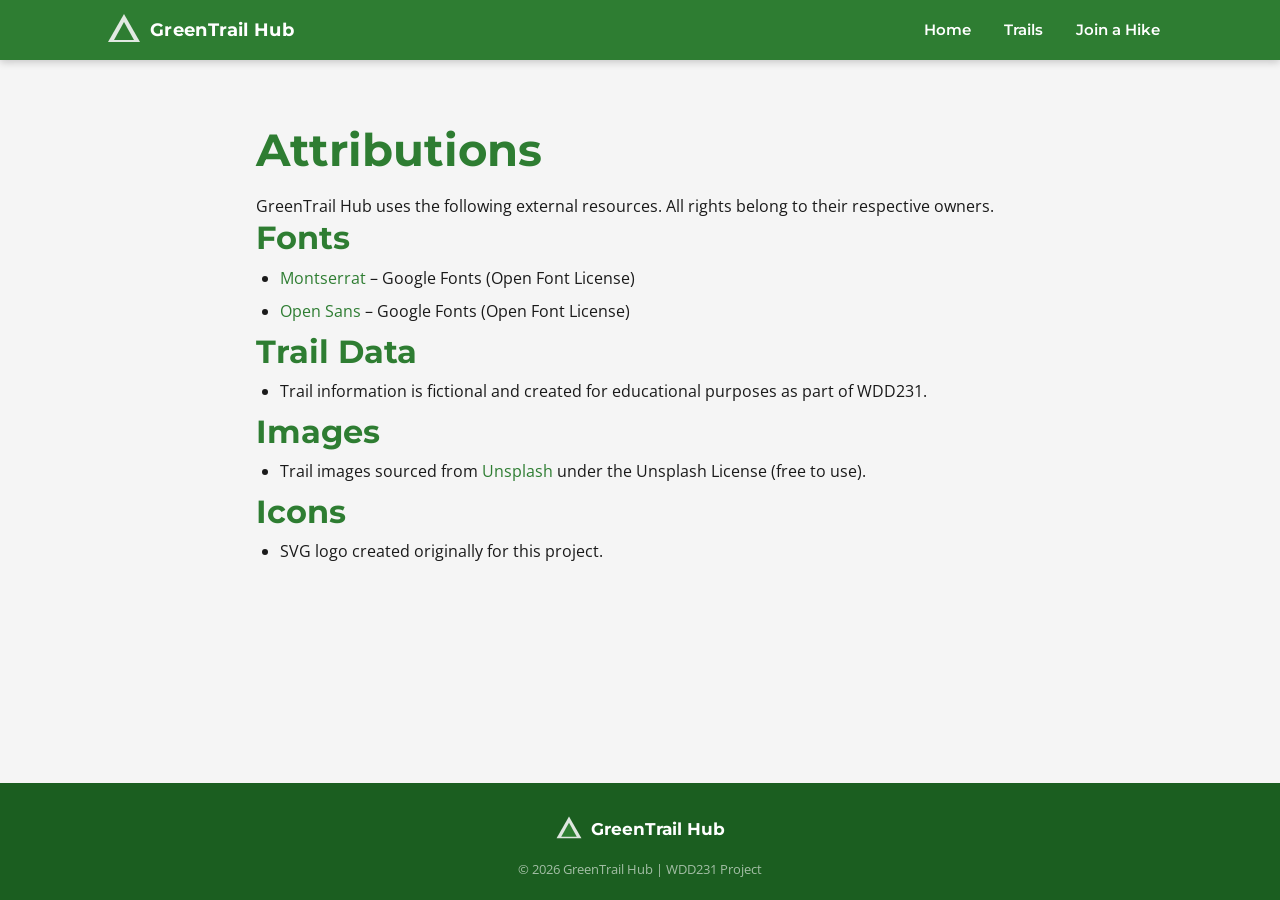
<file: final/attributions.html>
<!DOCTYPE html>
<html lang="en">
<head>
  <meta charset="UTF-8" />
  <meta name="viewport" content="width=device-width, initial-scale=1.0" />
  <title>Attributions – GreenTrail Hub</title>
  <meta name="description" content="Image and content attributions for GreenTrail Hub." />
  <meta name="author" content="GreenTrail Hub" />
  <link rel="icon" type="image/svg+xml" href="images/favicon.svg" />
  <link rel="preconnect" href="https://fonts.googleapis.com" />
  <link href="https://fonts.googleapis.com/css2?family=Montserrat:wght@400;600;700&family=Open+Sans:wght@400;600&display=swap" rel="stylesheet" />
  <link rel="stylesheet" href="styles/main.css" />
  <style>
    .attr-section { padding: 2rem 1rem; max-width: 800px; margin: 2rem auto; }
    .attr-section h1 { font-family: 'Montserrat', sans-serif; color: var(--primary); margin-bottom: 1rem; }
    .attr-section ul { list-style: disc; padding-left: 1.5rem; }
    .attr-section li { margin-bottom: 0.5rem; font-family: 'Open Sans', sans-serif; }
    .attr-section a { color: var(--primary); }
  </style>
</head>
<body>
  <header>
    <div class="header-inner">
      <a href="index.html" class="logo">
        <svg width="36" height="36" viewBox="0 0 36 36" aria-hidden="true">
          <path d="M18 2 L34 30 L2 30 Z" fill="#F5F5F5" opacity="0.9"/>
          <path d="M18 10 L28 28 L8 28 Z" fill="#2E7D32"/>
        </svg>
        <span>GreenTrail Hub</span>
      </a>
      <button class="hamburger" id="hamburger" aria-label="Toggle navigation" aria-expanded="false" aria-controls="main-nav">
        <span></span><span></span><span></span>
      </button>
      <nav id="main-nav" aria-label="Main navigation">
        <ul>
          <li><a href="index.html">Home</a></li>
          <li><a href="trails.html">Trails</a></li>
          <li><a href="join.html">Join a Hike</a></li>
        </ul>
      </nav>
    </div>
  </header>

  <main>
    <div class="attr-section">
      <h1>Attributions</h1>
      <p>GreenTrail Hub uses the following external resources. All rights belong to their respective owners.</p>
      <h2>Fonts</h2>
      <ul>
        <li><a href="https://fonts.google.com/specimen/Montserrat" target="_blank" rel="noopener">Montserrat</a> – Google Fonts (Open Font License)</li>
        <li><a href="https://fonts.google.com/specimen/Open+Sans" target="_blank" rel="noopener">Open Sans</a> – Google Fonts (Open Font License)</li>
      </ul>
      <h2>Trail Data</h2>
      <ul>
        <li>Trail information is fictional and created for educational purposes as part of WDD231.</li>
      </ul>
      <h2>Images</h2>
      <ul>
        <li>Trail images sourced from <a href="https://unsplash.com" target="_blank" rel="noopener">Unsplash</a> under the Unsplash License (free to use).</li>
      </ul>
      <h2>Icons</h2>
      <ul>
        <li>SVG logo created originally for this project.</li>
      </ul>
    </div>
  </main>

  <footer>
    <div class="container footer-inner">
      <div class="footer-brand">
        <svg width="28" height="28" viewBox="0 0 36 36" aria-hidden="true">
          <path d="M18 2 L34 30 L2 30 Z" fill="#F5F5F5" opacity="0.9"/>
          <path d="M18 10 L28 28 L8 28 Z" fill="#2E7D32"/>
        </svg>
        <span>GreenTrail Hub</span>
      </div>
      <p class="footer-copy">© 2026 GreenTrail Hub | WDD231 Project</p>
    </div>
  </footer>

  <script type="module" src="scripts/nav.js"></script>
</body>
</html>
</file>
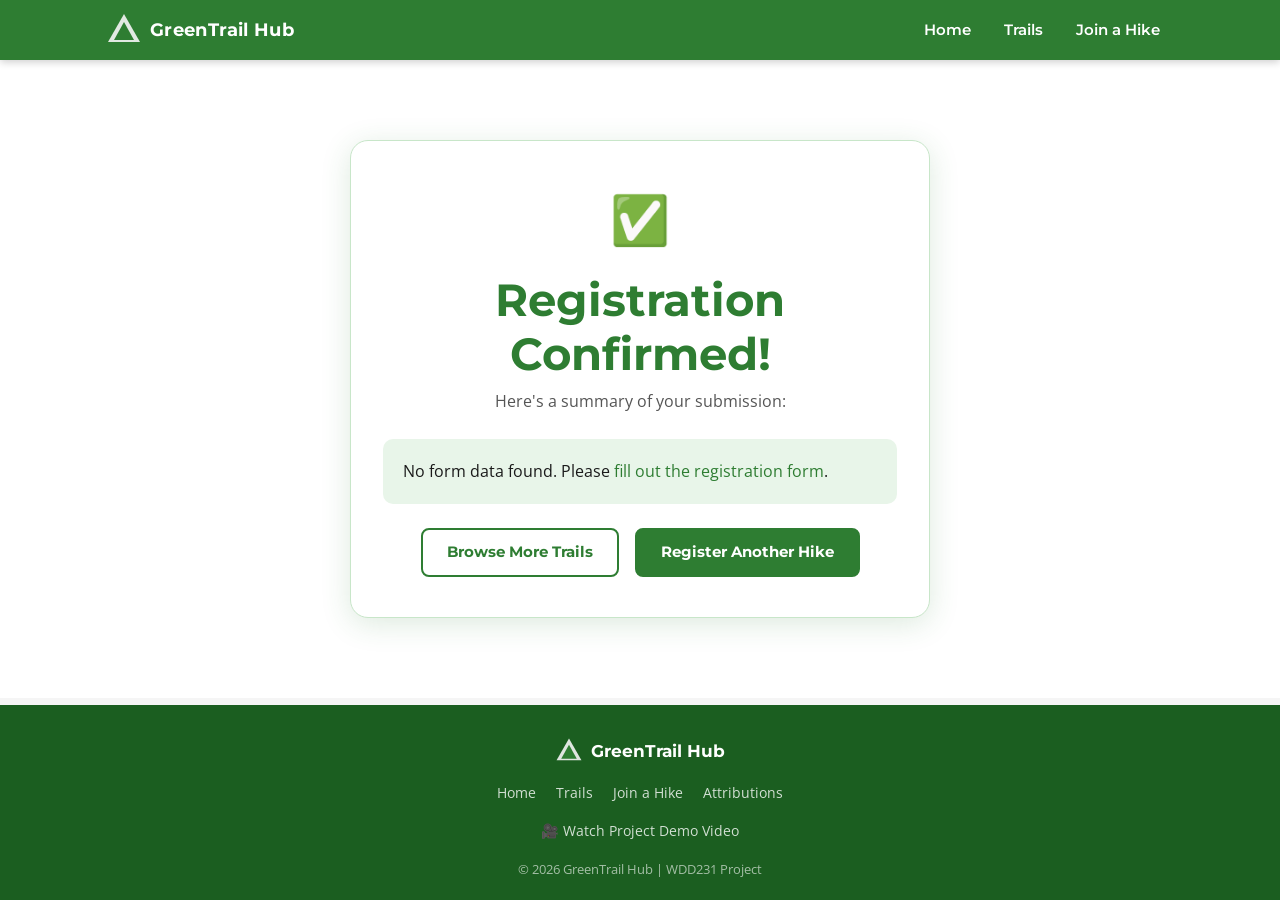
<file: final/form-action.html>
<!DOCTYPE html>
<html lang="en">
<head>
  <meta charset="UTF-8" />
  <meta name="viewport" content="width=device-width, initial-scale=1.0" />
  <title>Registration Confirmed – GreenTrail Hub</title>
  <meta name="description" content="Your guided hike registration with GreenTrail Hub has been submitted successfully." />
  <meta name="author" content="GreenTrail Hub" />
  <meta property="og:title" content="Registration Confirmed – GreenTrail Hub" />
  <meta property="og:description" content="Your guided hike registration is confirmed. Get ready to hit the trails!" />
  <meta property="og:type" content="website" />
  <link rel="icon" type="image/svg+xml" href="images/favicon.svg" />
  <link rel="preconnect" href="https://fonts.googleapis.com" />
  <link rel="preconnect" href="https://fonts.gstatic.com" crossorigin />
  <link href="https://fonts.googleapis.com/css2?family=Montserrat:wght@400;600;700;900&family=Open+Sans:ital,wght@0,400;0,600;1,400&display=swap" rel="stylesheet" />
  <link rel="stylesheet" href="styles/main.css" />
</head>
<body>
  <header>
    <div class="header-inner">
      <a href="index.html" class="logo" aria-label="GreenTrail Hub Home">
        <svg width="36" height="36" viewBox="0 0 36 36" aria-hidden="true">
          <path d="M18 2 L34 30 L2 30 Z" fill="#F5F5F5" opacity="0.9"/>
          <path d="M18 10 L28 28 L8 28 Z" fill="#2E7D32"/>
        </svg>
        <span>GreenTrail Hub</span>
      </a>
      <button class="hamburger" id="hamburger" aria-label="Toggle navigation" aria-expanded="false" aria-controls="main-nav">
        <span></span><span></span><span></span>
      </button>
      <nav id="main-nav" aria-label="Main navigation">
        <ul>
          <li><a href="index.html">Home</a></li>
          <li><a href="trails.html">Trails</a></li>
          <li><a href="join.html">Join a Hike</a></li>
        </ul>
      </nav>
    </div>
  </header>

  <main>
    <section class="section confirmation-section">
      <div class="container">
        <div class="confirmation-card" id="confirmationCard">
          <div class="confirm-icon" aria-hidden="true">✅</div>
          <h1>Registration Confirmed!</h1>
          <p class="confirm-sub">Here's a summary of your submission:</p>
          <dl class="confirm-data" id="confirmData">
            <!-- Populated by JavaScript -->
          </dl>
          <div class="confirm-actions">
            <a href="trails.html" class="btn btn-outline">Browse More Trails</a>
            <a href="join.html" class="btn btn-primary">Register Another Hike</a>
          </div>
        </div>
      </div>
    </section>
  </main>

  <footer>
    <div class="container footer-inner">
      <div class="footer-brand">
        <svg width="28" height="28" viewBox="0 0 36 36" aria-hidden="true">
          <path d="M18 2 L34 30 L2 30 Z" fill="#F5F5F5" opacity="0.9"/>
          <path d="M18 10 L28 28 L8 28 Z" fill="#2E7D32"/>
        </svg>
        <span>GreenTrail Hub</span>
      </div>
      <nav aria-label="Footer navigation">
        <a href="index.html">Home</a>
        <a href="trails.html">Trails</a>
        <a href="join.html">Join a Hike</a>
        <a href="attributions.html">Attributions</a>
      </nav>
      <p class="footer-video">🎥 <a href="https://youtu.be/your-video-link" target="_blank" rel="noopener">Watch Project Demo Video</a></p>
      <p class="footer-copy">© 2026 GreenTrail Hub | WDD231 Project</p>
    </div>
  </footer>

  <script type="module" src="scripts/form-action.js"></script>
</body>
</html>
</file>
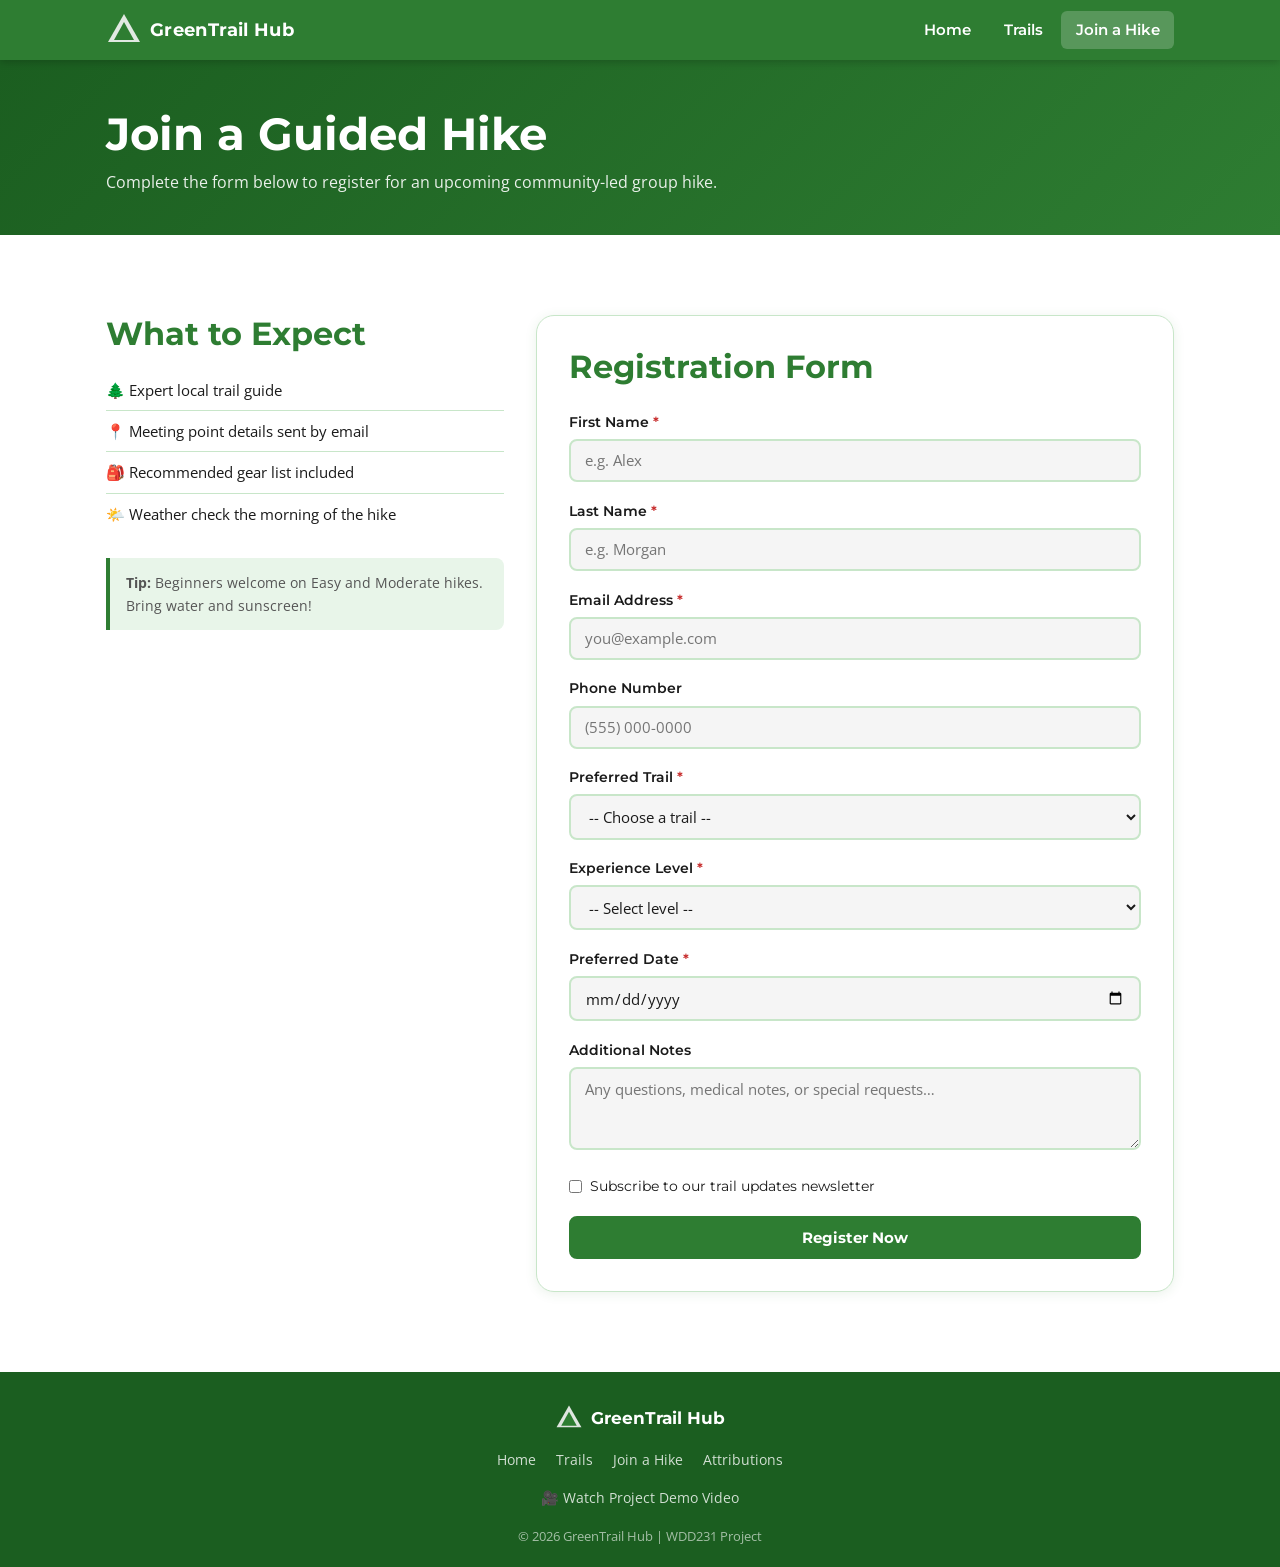
<file: final/join.html>
<!DOCTYPE html>
<html lang="en">
<head>
  <meta charset="UTF-8" />
  <meta name="viewport" content="width=device-width, initial-scale=1.0" />
  <title>Join a Guided Hike – GreenTrail Hub</title>
  <meta name="description" content="Register to join a community-led guided hike with GreenTrail Hub. Choose your trail, experience level, and preferred date." />
  <meta name="author" content="GreenTrail Hub" />
  <!-- Open Graph -->
  <meta property="og:title" content="Join a Guided Hike – GreenTrail Hub" />
  <meta property="og:description" content="Register for a community-led guided hike. Choose your trail, experience level, and preferred date." />
  <meta property="og:type" content="website" />
  <meta property="og:url" content="https://yourusername.github.io/greentrail/join.html" />
  <meta property="og:image" content="images/og-image.jpg" />
  <!-- Favicon -->
  <link rel="icon" type="image/svg+xml" href="images/favicon.svg" />
  <!-- Fonts -->
  <link rel="preconnect" href="https://fonts.googleapis.com" />
  <link rel="preconnect" href="https://fonts.gstatic.com" crossorigin />
  <link href="https://fonts.googleapis.com/css2?family=Montserrat:wght@400;600;700;900&family=Open+Sans:ital,wght@0,400;0,600;1,400&display=swap" rel="stylesheet" />
  <link rel="stylesheet" href="styles/main.css" />
</head>
<body>
  <header>
    <div class="header-inner">
      <a href="index.html" class="logo" aria-label="GreenTrail Hub Home">
        <svg width="36" height="36" viewBox="0 0 36 36" aria-hidden="true">
          <path d="M18 2 L34 30 L2 30 Z" fill="#F5F5F5" opacity="0.9"/>
          <path d="M18 10 L28 28 L8 28 Z" fill="#2E7D32"/>
        </svg>
        <span>GreenTrail Hub</span>
      </a>
      <button class="hamburger" id="hamburger" aria-label="Toggle navigation" aria-expanded="false" aria-controls="main-nav">
        <span></span><span></span><span></span>
      </button>
      <nav id="main-nav" aria-label="Main navigation">
        <ul>
          <li><a href="index.html">Home</a></li>
          <li><a href="trails.html">Trails</a></li>
          <li><a href="join.html" class="active" aria-current="page">Join a Hike</a></li>
        </ul>
      </nav>
    </div>
  </header>

  <main>
    <section class="page-hero">
      <div class="container">
        <h1>Join a Guided Hike</h1>
        <p>Complete the form below to register for an upcoming community-led group hike.</p>
      </div>
    </section>

    <section class="section form-section">
      <div class="container form-container">
        <div class="form-info">
          <h2>What to Expect</h2>
          <ul class="expect-list">
            <li>🌲 Expert local trail guide</li>
            <li>📍 Meeting point details sent by email</li>
            <li>🎒 Recommended gear list included</li>
            <li>🌤️ Weather check the morning of the hike</li>
          </ul>
          <div class="tip-box">
            <strong>Tip:</strong> Beginners welcome on Easy and Moderate hikes. Bring water and sunscreen!
          </div>
        </div>

        <div class="form-card">
          <h2>Registration Form</h2>
          <form id="hikeForm" action="form-action.html" method="get" novalidate>
            <div class="form-group">
              <label for="fname">First Name <span aria-hidden="true">*</span></label>
              <input type="text" id="fname" name="fname" required autocomplete="given-name" placeholder="e.g. Alex" />
              <span class="field-error" id="fnameError" role="alert"></span>
            </div>

            <div class="form-group">
              <label for="lname">Last Name <span aria-hidden="true">*</span></label>
              <input type="text" id="lname" name="lname" required autocomplete="family-name" placeholder="e.g. Morgan" />
              <span class="field-error" id="lnameError" role="alert"></span>
            </div>

            <div class="form-group">
              <label for="email">Email Address <span aria-hidden="true">*</span></label>
              <input type="email" id="email" name="email" required autocomplete="email" placeholder="you@example.com" />
              <span class="field-error" id="emailError" role="alert"></span>
            </div>

            <div class="form-group">
              <label for="phone">Phone Number</label>
              <input type="tel" id="phone" name="phone" autocomplete="tel" placeholder="(555) 000-0000" />
            </div>

            <div class="form-group">
              <label for="trail">Preferred Trail <span aria-hidden="true">*</span></label>
              <select id="trail" name="trail" required>
                <option value="">-- Choose a trail --</option>
                <option value="Riverside Loop">Riverside Loop (Easy)</option>
                <option value="Maple Ridge Path">Maple Ridge Path (Easy)</option>
                <option value="Cedar Creek Walk">Cedar Creek Walk (Easy)</option>
                <option value="Granite Peak Loop">Granite Peak Loop (Moderate)</option>
                <option value="Eagle Crest Trail">Eagle Crest Trail (Moderate)</option>
                <option value="Summit Bluff Trail">Summit Bluff Trail (Hard)</option>
              </select>
              <span class="field-error" id="trailError" role="alert"></span>
            </div>

            <div class="form-group">
              <label for="experience">Experience Level <span aria-hidden="true">*</span></label>
              <select id="experience" name="experience" required>
                <option value="">-- Select level --</option>
                <option value="Beginner">Beginner</option>
                <option value="Intermediate">Intermediate</option>
                <option value="Advanced">Advanced</option>
              </select>
              <span class="field-error" id="experienceError" role="alert"></span>
            </div>

            <div class="form-group">
              <label for="date">Preferred Date <span aria-hidden="true">*</span></label>
              <input type="date" id="date" name="date" required />
              <span class="field-error" id="dateError" role="alert"></span>
            </div>

            <div class="form-group">
              <label for="message">Additional Notes</label>
              <textarea id="message" name="message" rows="3" placeholder="Any questions, medical notes, or special requests…"></textarea>
            </div>

            <div class="form-group checkbox-group">
              <input type="checkbox" id="newsletter" name="newsletter" value="yes" />
              <label for="newsletter">Subscribe to our trail updates newsletter</label>
            </div>

            <button type="submit" class="btn btn-primary full-width">Register Now</button>
          </form>
        </div>
      </div>
    </section>
  </main>

  <footer>
    <div class="container footer-inner">
      <div class="footer-brand">
        <svg width="28" height="28" viewBox="0 0 36 36" aria-hidden="true">
          <path d="M18 2 L34 30 L2 30 Z" fill="#F5F5F5" opacity="0.9"/>
          <path d="M18 10 L28 28 L8 28 Z" fill="#2E7D32"/>
        </svg>
        <span>GreenTrail Hub</span>
      </div>
      <nav aria-label="Footer navigation">
        <a href="index.html">Home</a>
        <a href="trails.html">Trails</a>
        <a href="join.html">Join a Hike</a>
        <a href="attributions.html">Attributions</a>
      </nav>
      <p class="footer-video">🎥 <a href="https://youtu.be/your-video-link" target="_blank" rel="noopener">Watch Project Demo Video</a></p>
      <p class="footer-copy">© 2026 GreenTrail Hub | WDD231 Project</p>
    </div>
  </footer>

  <script type="module" src="scripts/join.js"></script>
</body>
</html>
</file>
<file: final/styles/main.css>
/* ===================================================
   GreenTrail Hub – main.css
   WDD231 Individual Project
=================================================== */

/* === CSS Variables === */
:root {
  --primary: #2E7D32;
  --primary-dark: #1B5E20;
  --primary-light: #4CAF50;
  --bg: #F5F5F5;
  --bg-alt: #E8F5E9;
  --white: #ffffff;
  --text: #1a1a1a;
  --text-muted: #555;
  --border: #c8e6c9;
  --shadow: 0 2px 12px rgba(46,125,50,0.10);
  --shadow-lg: 0 6px 30px rgba(46,125,50,0.16);
  --radius: 10px;
  --radius-lg: 18px;
  --transition: 0.22s ease;
  --font-heading: 'Montserrat', sans-serif;
  --font-body: 'Open Sans', sans-serif;
}

/* === Reset & Base === */
*, *::before, *::after { box-sizing: border-box; margin: 0; padding: 0; }

html { scroll-behavior: smooth; }

body {
  font-family: var(--font-body);
  background: var(--bg);
  color: var(--text);
  line-height: 1.6;
  min-height: 100vh;
  display: flex;
  flex-direction: column;
}

main { flex: 1; }

img {
  display: block;
  max-width: 100%;
  height: auto;
}

a { color: var(--primary); text-decoration: none; }
a:hover { text-decoration: underline; }

h1, h2, h3 { font-family: var(--font-heading); font-weight: 700; line-height: 1.2; }
h1 { font-size: clamp(1.8rem, 5vw, 2.8rem); }
h2 { font-size: clamp(1.3rem, 3.5vw, 2rem); }
h3 { font-size: 1.1rem; }

/* === Container === */
.container {
  max-width: 1100px;
  margin: 0 auto;
  padding: 0 1rem;
}

/* ===================================================
   HEADER / NAV
=================================================== */
header {
  background: var(--primary);
  color: var(--white);
  position: sticky;
  top: 0;
  z-index: 100;
  box-shadow: 0 2px 8px rgba(0,0,0,0.2);
}

.header-inner {
  max-width: 1100px;
  margin: 0 auto;
  padding: 0 1rem;
  display: flex;
  align-items: center;
  justify-content: space-between;
  min-height: 60px;
}

/* Logo */
.logo {
  display: flex;
  align-items: center;
  gap: 0.5rem;
  color: var(--white);
  font-family: var(--font-heading);
  font-weight: 700;
  font-size: 1.15rem;
  text-decoration: none;
  letter-spacing: 0.02em;
}
.logo:hover { text-decoration: none; opacity: 0.9; }

/* Hamburger */
.hamburger {
  display: flex;
  flex-direction: column;
  gap: 5px;
  cursor: pointer;
  background: none;
  border: none;
  padding: 6px;
  border-radius: 4px;
  transition: background var(--transition);
}
.hamburger:hover, .hamburger:focus { background: rgba(255,255,255,0.15); outline: 2px solid rgba(255,255,255,0.6); }
.hamburger span {
  display: block;
  width: 24px;
  height: 2px;
  background: var(--white);
  border-radius: 2px;
  transition: all var(--transition);
}
.hamburger[aria-expanded="true"] span:nth-child(1) { transform: translateY(7px) rotate(45deg); }
.hamburger[aria-expanded="true"] span:nth-child(2) { opacity: 0; }
.hamburger[aria-expanded="true"] span:nth-child(3) { transform: translateY(-7px) rotate(-45deg); }

/* Nav */
#main-nav {
  display: none;
  position: absolute;
  top: 60px;
  left: 0;
  right: 0;
  background: var(--primary-dark);
  padding: 0.5rem 0;
  box-shadow: 0 4px 12px rgba(0,0,0,0.2);
}
#main-nav.open { display: block; }
#main-nav ul { list-style: none; }
#main-nav ul li a {
  display: block;
  color: var(--white);
  padding: 0.75rem 1.5rem;
  font-family: var(--font-heading);
  font-weight: 600;
  font-size: 0.95rem;
  transition: background var(--transition);
  text-decoration: none;
}
#main-nav ul li a:hover,
#main-nav ul li a.active { background: rgba(255,255,255,0.15); }
#main-nav ul li a.active { border-left: 4px solid var(--bg); }

/* Desktop nav */
@media (min-width: 640px) {
  .hamburger { display: none; }
  #main-nav {
    display: flex !important;
    position: static;
    background: transparent;
    padding: 0;
    box-shadow: none;
  }
  #main-nav ul {
    display: flex;
    gap: 0.25rem;
  }
  #main-nav ul li a {
    padding: 0.4rem 0.9rem;
    border-radius: 6px;
  }
  #main-nav ul li a.active {
    background: rgba(255,255,255,0.2);
    border-left: none;
  }
}

/* ===================================================
   BUTTONS
=================================================== */
.btn {
  display: inline-block;
  padding: 0.65rem 1.5rem;
  border-radius: 8px;
  font-family: var(--font-heading);
  font-weight: 700;
  font-size: 0.95rem;
  cursor: pointer;
  transition: all var(--transition);
  border: 2px solid transparent;
  text-decoration: none;
  text-align: center;
}
.btn:hover { text-decoration: none; transform: translateY(-1px); }

.btn-primary { background: var(--primary); color: var(--white); border-color: var(--primary); }
.btn-primary:hover { background: var(--primary-dark); border-color: var(--primary-dark); }

.btn-secondary { background: transparent; color: var(--white); border-color: var(--white); }
.btn-secondary:hover { background: rgba(255,255,255,0.15); }

.btn-outline { background: transparent; color: var(--primary); border-color: var(--primary); }
.btn-outline:hover { background: var(--primary); color: var(--white); }

.full-width { width: 100%; display: block; }
.center-btn { display: block; width: fit-content; margin: 2rem auto 0; }

/* ===================================================
   HERO (HOME)
=================================================== */
.hero {
  background: linear-gradient(135deg, var(--primary-dark) 0%, var(--primary) 60%, var(--primary-light) 100%);
  color: var(--white);
  padding: 4rem 1rem 3rem;
  text-align: center;
  position: relative;
  overflow: hidden;
}
.hero::before {
  content: '';
  position: absolute;
  inset: 0;
  background: url("data:image/svg+xml,%3Csvg width='60' height='60' viewBox='0 0 60 60' xmlns='http://www.w3.org/2000/svg'%3E%3Cg fill='none' fill-rule='evenodd'%3E%3Cg fill='%23ffffff' fill-opacity='0.04'%3E%3Cpath d='M36 34v-4h-2v4h-4v2h4v4h2v-4h4v-2h-4zm0-30V0h-2v4h-4v2h4v4h2V6h4V4h-4zM6 34v-4H4v4H0v2h4v4h2v-4h4v-2H6zM6 4V0H4v4H0v2h4v4h2V6h4V4H6z'/%3E%3C/g%3E%3C/g%3E%3C/svg%3E");
}
.hero-content { position: relative; max-width: 700px; margin: 0 auto; }
.hero h1 { font-size: clamp(2rem, 6vw, 3.5rem); font-weight: 900; margin-bottom: 1rem; }
.hero p { font-size: 1.1rem; opacity: 0.9; margin-bottom: 2rem; }
.hero-cta { display: flex; gap: 1rem; justify-content: center; flex-wrap: wrap; }

.hero-stats {
  display: flex;
  justify-content: center;
  gap: 2.5rem;
  margin-top: 3rem;
  padding-top: 2rem;
  border-top: 1px solid rgba(255,255,255,0.25);
  position: relative;
  flex-wrap: wrap;
}
.stat { text-align: center; }
.stat-num { display: block; font-family: var(--font-heading); font-size: 2rem; font-weight: 900; }
.stat-label { font-size: 0.85rem; opacity: 0.8; text-transform: uppercase; letter-spacing: 0.05em; }

/* PAGE HERO (inner pages) */
.page-hero {
  background: linear-gradient(135deg, var(--primary-dark), var(--primary));
  color: var(--white);
  padding: 3rem 1rem 2.5rem;
}
.page-hero h1 { margin-bottom: 0.5rem; }
.page-hero p { opacity: 0.9; font-size: 1rem; }

/* ===================================================
   SECTIONS
=================================================== */
.section { padding: 3.5rem 0; }

.featured-trails { background: var(--white); }
.why-section { background: var(--bg-alt); }

h2 { color: var(--primary); margin-bottom: 0.5rem; }
.section-sub { color: var(--text-muted); margin-bottom: 2rem; }

/* ===================================================
   TRAIL CARDS GRID
=================================================== */
.trail-grid {
  display: grid;
  grid-template-columns: repeat(auto-fill, minmax(280px, 1fr));
  gap: 1.25rem;
}

.trail-card {
  background: var(--white);
  border: 1px solid var(--border);
  border-radius: var(--radius);
  overflow: hidden;
  box-shadow: var(--shadow);
  transition: transform var(--transition), box-shadow var(--transition);
  cursor: pointer;
}
.trail-card:hover { transform: translateY(-3px); box-shadow: var(--shadow-lg); }

.trail-card-img {
  width: 100%;
  height: 160px;
  object-fit: cover;
  background: var(--bg-alt);
}

.trail-card-body { padding: 1rem; }
.trail-card-header { display: flex; justify-content: space-between; align-items: flex-start; gap: 0.5rem; margin-bottom: 0.5rem; }
.trail-name { font-family: var(--font-heading); font-weight: 700; font-size: 1rem; color: var(--text); }

.badge {
  display: inline-block;
  padding: 0.2rem 0.55rem;
  border-radius: 20px;
  font-size: 0.72rem;
  font-weight: 700;
  font-family: var(--font-heading);
  white-space: nowrap;
}
.badge-easy   { background: #E8F5E9; color: #2E7D32; }
.badge-moderate { background: #FFF8E1; color: #F57F17; }
.badge-hard   { background: #FFEBEE; color: #C62828; }

.trail-meta {
  display: grid;
  grid-template-columns: 1fr 1fr;
  gap: 0.35rem;
  margin-top: 0.75rem;
  font-size: 0.82rem;
  color: var(--text-muted);
}
.trail-meta-item { display: flex; align-items: center; gap: 0.3rem; }
.trail-meta-item span:first-child { font-size: 0.95rem; }

.trail-card-footer { padding: 0.75rem 1rem; border-top: 1px solid var(--border); background: #fafafa; }
.trail-card-footer button {
  background: none;
  border: none;
  color: var(--primary);
  font-family: var(--font-heading);
  font-weight: 600;
  font-size: 0.85rem;
  cursor: pointer;
  padding: 0;
  display: flex;
  align-items: center;
  gap: 0.3rem;
}
.trail-card-footer button:hover { color: var(--primary-dark); }

/* ===================================================
   FILTER BAR
=================================================== */
.filter-bar {
  display: flex;
  flex-wrap: wrap;
  align-items: center;
  gap: 0.5rem;
  margin-bottom: 1.25rem;
}
.filter-label { font-weight: 600; font-family: var(--font-heading); font-size: 0.9rem; }
.filter-btn {
  padding: 0.4rem 1rem;
  border: 2px solid var(--border);
  border-radius: 20px;
  background: var(--white);
  font-family: var(--font-heading);
  font-size: 0.85rem;
  font-weight: 600;
  cursor: pointer;
  transition: all var(--transition);
  color: var(--text-muted);
}
.filter-btn:hover { border-color: var(--primary); color: var(--primary); }
.filter-btn.active { background: var(--primary); color: var(--white); border-color: var(--primary); }
.filter-btn.easy.active { background: #2E7D32; }
.filter-btn.moderate.active { background: #F57F17; border-color: #F57F17; }
.filter-btn.hard.active { background: #C62828; border-color: #C62828; }

.results-count { color: var(--text-muted); font-size: 0.9rem; margin-bottom: 1rem; }

/* ===================================================
   WHY CARDS
=================================================== */
.why-grid {
  display: grid;
  gap: 1.25rem;
  grid-template-columns: repeat(auto-fill, minmax(240px, 1fr));
}
.why-card {
  background: var(--white);
  border-radius: var(--radius);
  padding: 1.5rem;
  box-shadow: var(--shadow);
  border-top: 4px solid var(--primary);
}
.why-icon { font-size: 2rem; display: block; margin-bottom: 0.75rem; }
.why-card h3 { color: var(--primary); margin-bottom: 0.5rem; }
.why-card p { font-size: 0.92rem; color: var(--text-muted); }

/* ===================================================
   LAST VISIT BANNER
=================================================== */
.last-visit-banner {
  background: var(--primary);
  color: var(--white);
  padding: 0.75rem 1rem;
}
.last-visit-banner .container {
  display: flex;
  justify-content: space-between;
  align-items: center;
  gap: 1rem;
}
.last-visit-banner p { font-size: 0.9rem; margin: 0; }
.banner-close {
  background: none;
  border: 1px solid rgba(255,255,255,0.5);
  color: var(--white);
  border-radius: 4px;
  padding: 0.1rem 0.5rem;
  cursor: pointer;
  font-size: 0.85rem;
  flex-shrink: 0;
}
.banner-close:hover { background: rgba(255,255,255,0.15); }

/* ===================================================
   MODAL / DIALOG
=================================================== */
dialog {
  border: none;
  border-radius: var(--radius-lg);
  box-shadow: 0 20px 60px rgba(0,0,0,0.3);
  padding: 0;
  max-width: 560px;
  width: calc(100% - 2rem);
  background: var(--white);
  top: 50%;
  left: 50%;
  transform: translate(-50%, -50%);
}
dialog::backdrop { background: rgba(0,0,0,0.5); backdrop-filter: blur(2px); }

.modal-inner { padding: 2rem; position: relative; }
.modal-close {
  position: absolute;
  top: 1rem;
  right: 1rem;
  background: var(--bg);
  border: none;
  border-radius: 50%;
  width: 32px;
  height: 32px;
  cursor: pointer;
  font-size: 0.9rem;
  display: flex;
  align-items: center;
  justify-content: center;
  transition: background var(--transition);
}
.modal-close:hover { background: #ddd; }

.modal-trail-name {
  font-family: var(--font-heading);
  font-weight: 900;
  font-size: 1.4rem;
  color: var(--primary);
  margin-bottom: 0.25rem;
}
.modal-badge { margin-bottom: 1rem; }
.modal-props {
  display: grid;
  grid-template-columns: 1fr 1fr;
  gap: 0.75rem;
  margin-bottom: 1.25rem;
}
.modal-prop { background: var(--bg-alt); border-radius: 8px; padding: 0.6rem 0.8rem; }
.modal-prop-label { font-size: 0.72rem; text-transform: uppercase; letter-spacing: 0.06em; color: var(--text-muted); font-weight: 600; }
.modal-prop-value { font-family: var(--font-heading); font-weight: 700; color: var(--text); margin-top: 0.15rem; }

.modal-desc { font-size: 0.92rem; color: var(--text-muted); line-height: 1.6; border-top: 1px solid var(--border); padding-top: 1rem; }

/* ===================================================
   JOIN / FORM PAGE
=================================================== */
.form-section { background: var(--white); }
.form-container {
  display: grid;
  grid-template-columns: 1fr;
  gap: 2rem;
}
@media (min-width: 720px) {
  .form-container { grid-template-columns: 1fr 1.6fr; }
}

.form-info h2 { margin-bottom: 1rem; color: var(--primary); }
.expect-list { list-style: none; padding: 0; }
.expect-list li { padding: 0.5rem 0; border-bottom: 1px solid var(--border); font-size: 0.95rem; }
.expect-list li:last-child { border-bottom: none; }

.tip-box {
  background: var(--bg-alt);
  border-left: 4px solid var(--primary);
  padding: 0.8rem 1rem;
  border-radius: 0 8px 8px 0;
  margin-top: 1.5rem;
  font-size: 0.9rem;
  color: var(--text-muted);
}

.form-card {
  background: var(--white);
  border: 1px solid var(--border);
  border-radius: var(--radius-lg);
  padding: 2rem;
  box-shadow: var(--shadow);
}
.form-card h2 { color: var(--primary); margin-bottom: 1.5rem; }

.form-group { margin-bottom: 1.1rem; }
.form-group label {
  display: block;
  font-weight: 600;
  font-family: var(--font-heading);
  font-size: 0.88rem;
  margin-bottom: 0.35rem;
  color: var(--text);
}
.form-group label span { color: #C62828; }

.form-group input,
.form-group select,
.form-group textarea {
  width: 100%;
  padding: 0.6rem 0.85rem;
  border: 2px solid var(--border);
  border-radius: 8px;
  font-family: var(--font-body);
  font-size: 0.95rem;
  background: var(--bg);
  color: var(--text);
  transition: border-color var(--transition), box-shadow var(--transition);
}
.form-group input:focus,
.form-group select:focus,
.form-group textarea:focus {
  outline: none;
  border-color: var(--primary);
  box-shadow: 0 0 0 3px rgba(46,125,50,0.15);
  background: var(--white);
}
.form-group input.invalid, .form-group select.invalid { border-color: #C62828; }

.field-error { display: block; color: #C62828; font-size: 0.8rem; margin-top: 0.25rem; }

.checkbox-group { display: flex; align-items: center; gap: 0.5rem; }
.checkbox-group input[type="checkbox"] { width: auto; }
.checkbox-group label { margin: 0; font-weight: 400; }

/* ===================================================
   CONFIRMATION PAGE
=================================================== */
.confirmation-section { background: var(--white); }
.confirmation-card {
  max-width: 580px;
  margin: 0 auto;
  background: var(--white);
  border: 1px solid var(--border);
  border-radius: var(--radius-lg);
  padding: 2.5rem 2rem;
  box-shadow: var(--shadow-lg);
  text-align: center;
}
.confirm-icon { font-size: 3rem; margin-bottom: 1rem; }
.confirmation-card h1 { color: var(--primary); margin-bottom: 0.5rem; }
.confirm-sub { color: var(--text-muted); margin-bottom: 1.5rem; }

.confirm-data {
  text-align: left;
  background: var(--bg-alt);
  border-radius: var(--radius);
  padding: 1.25rem;
  margin-bottom: 1.5rem;
}
.confirm-data dt {
  font-weight: 700;
  font-family: var(--font-heading);
  font-size: 0.82rem;
  text-transform: uppercase;
  letter-spacing: 0.05em;
  color: var(--text-muted);
  margin-top: 0.75rem;
}
.confirm-data dt:first-child { margin-top: 0; }
.confirm-data dd { color: var(--text); font-size: 0.97rem; }

.confirm-actions { display: flex; gap: 1rem; justify-content: center; flex-wrap: wrap; }

/* ===================================================
   LOADING SPINNER
=================================================== */
.loading-spinner {
  grid-column: 1 / -1;
  text-align: center;
  padding: 2rem;
  color: var(--text-muted);
  font-style: italic;
}

/* ===================================================
   FOOTER
=================================================== */
footer {
  background: var(--primary-dark);
  color: var(--white);
  padding: 2rem 0 1.25rem;
  margin-top: auto;
}
.footer-inner {
  display: flex;
  flex-direction: column;
  align-items: center;
  gap: 1rem;
  text-align: center;
}
.footer-brand {
  display: flex;
  align-items: center;
  gap: 0.5rem;
  font-family: var(--font-heading);
  font-weight: 700;
  font-size: 1.05rem;
}
footer nav { display: flex; flex-wrap: wrap; gap: 0.5rem 1.25rem; justify-content: center; }
footer nav a {
  color: rgba(255,255,255,0.8);
  font-size: 0.9rem;
  transition: color var(--transition);
}
footer nav a:hover { color: var(--white); text-decoration: underline; }
.footer-video { font-size: 0.88rem; }
.footer-video a { color: rgba(255,255,255,0.8); }
.footer-video a:hover { color: var(--white); }
.footer-copy { font-size: 0.82rem; color: rgba(255,255,255,0.6); }

/* ===================================================
   RESPONSIVE TWEAKS
=================================================== */
@media (min-width: 640px) {
  .hero { padding: 5rem 1rem 4rem; }
  .section { padding: 5rem 0; }
}

/* Reduced motion */
@media (prefers-reduced-motion: reduce) {
  *, *::before, *::after { transition-duration: 0.01ms !important; animation-duration: 0.01ms !important; }
}
</file>
